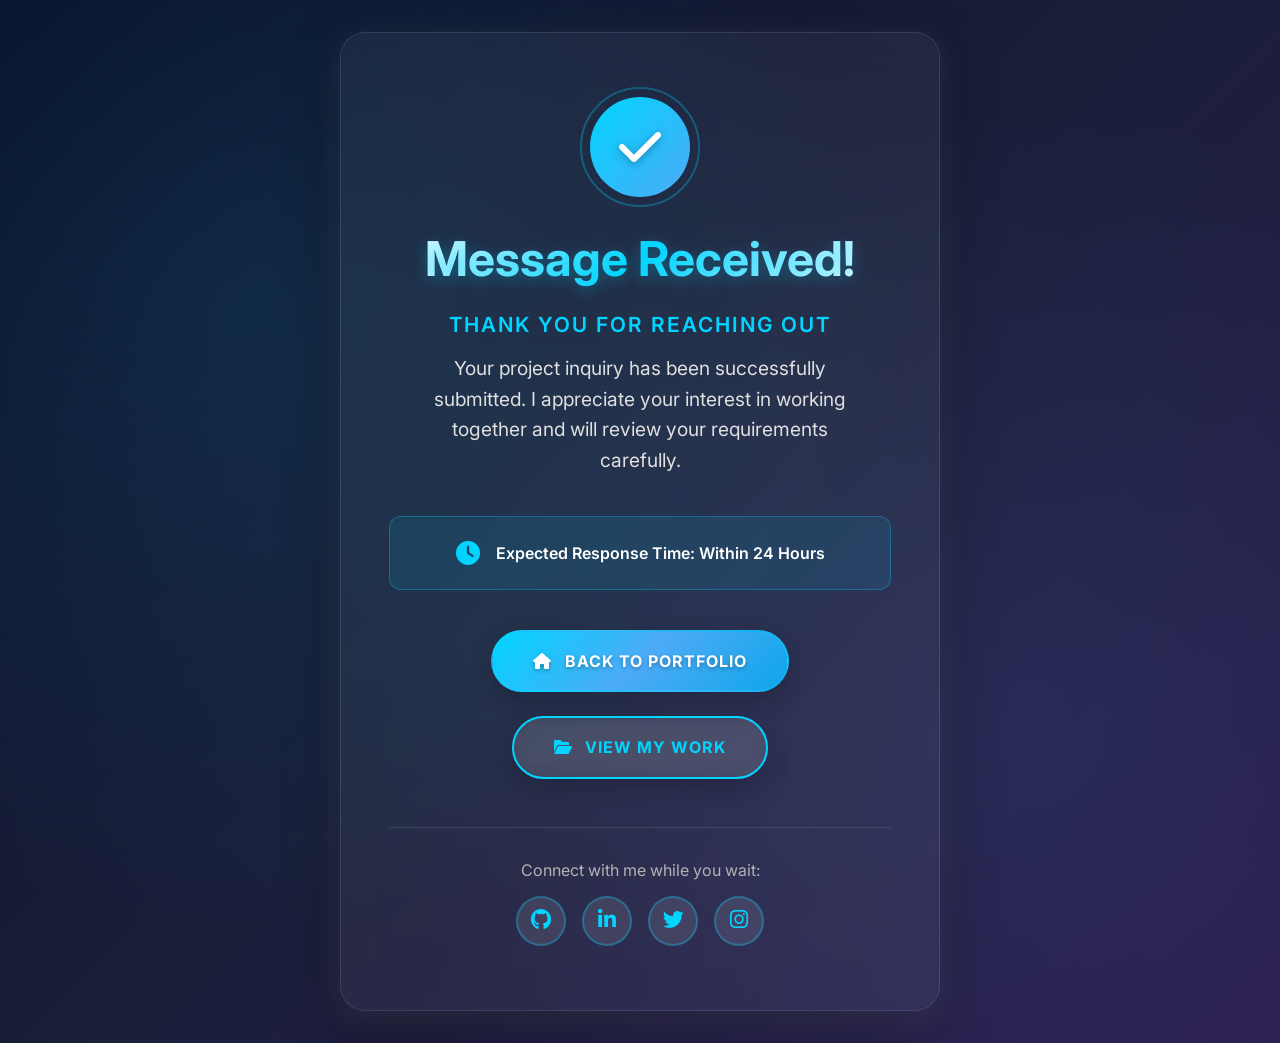
<file: thank-you.html>
<!DOCTYPE html>
<html lang="en">
<head>
    <meta charset="UTF-8">
    <meta name="viewport" content="width=device-width, initial-scale=1.0">
    <title>Thank You - Subash Muthu B | Professional Web Developer</title>
    <link href="https://fonts.googleapis.com/css2?family=Inter:wght@300;400;500;600;700;800&family=Poppins:wght@300;400;500;600;700&display=swap" rel="stylesheet">
    <link rel="stylesheet" href="https://cdnjs.cloudflare.com/ajax/libs/font-awesome/6.0.0/css/all.min.css">
    <style>
        * {
            margin: 0;
            padding: 0;
            box-sizing: border-box;
        }
        
        body {
            font-family: 'Inter', 'Poppins', -apple-system, BlinkMacSystemFont, 'Segoe UI', Roboto, sans-serif;
            background: linear-gradient(135deg, #0a0e27 0%, #1a1f3a 50%, #2d1b4e 100%);
            min-height: 100vh;
            display: flex;
            align-items: center;
            justify-content: center;
            color: #ffffff;
            position: relative;
            overflow: hidden;
        }
        
        body::before {
            content: '';
            position: absolute;
            top: 0;
            left: 0;
            right: 0;
            bottom: 0;
            background: radial-gradient(circle at 20% 30%, rgba(0, 212, 255, 0.1) 0%, transparent 50%),
                        radial-gradient(circle at 80% 70%, rgba(77, 171, 247, 0.1) 0%, transparent 50%);
            pointer-events: none;
        }
        
        .container {
            text-align: center;
            padding: 4rem 3rem;
            background: rgba(255, 255, 255, 0.05);
            backdrop-filter: blur(20px);
            border-radius: 25px;
            box-shadow: 0 20px 60px rgba(0, 0, 0, 0.3), 0 8px 32px rgba(255, 255, 255, 0.1);
            border: 1px solid rgba(255, 255, 255, 0.1);
            max-width: 600px;
            margin: 2rem;
            position: relative;
            z-index: 2;
            animation: fadeInUp 1s ease-out;
        }
        
        @keyframes fadeInUp {
            from {
                opacity: 0;
                transform: translateY(30px);
            }
            to {
                opacity: 1;
                transform: translateY(0);
            }
        }
        
        .success-icon {
            width: 100px;
            height: 100px;
            background: linear-gradient(135deg, #00d4ff 0%, #4dabf7 100%);
            border-radius: 50%;
            display: flex;
            align-items: center;
            justify-content: center;
            margin: 0 auto 2rem;
            position: relative;
            animation: successPulse 2s ease-in-out infinite;
        }
        
        .success-icon::before {
            content: '';
            position: absolute;
            top: -10px;
            left: -10px;
            right: -10px;
            bottom: -10px;
            border: 2px solid rgba(0, 212, 255, 0.3);
            border-radius: 50%;
            animation: successRing 2s ease-in-out infinite;
        }
        
        @keyframes successPulse {
            0%, 100% { transform: scale(1); }
            50% { transform: scale(1.05); }
        }
        
        @keyframes successRing {
            0%, 100% { 
                opacity: 1;
                transform: scale(1);
            }
            50% { 
                opacity: 0.5;
                transform: scale(1.1);
            }
        }
        
        .success-icon i {
            font-size: 3rem;
            color: #ffffff;
            text-shadow: 0 2px 8px rgba(0, 0, 0, 0.3);
        }
        
        h1 {
            margin-bottom: 1.5rem;
            font-size: 3rem;
            font-weight: 700;
            background: linear-gradient(135deg, #ffffff 0%, #00d4ff 50%, #ffffff 100%);
            -webkit-background-clip: text;
            -webkit-text-fill-color: transparent;
            background-clip: text;
            text-shadow: 0 4px 15px rgba(0, 212, 255, 0.3);
        }
        
        .subtitle {
            font-size: 1.3rem;
            color: #00d4ff;
            font-weight: 600;
            margin-bottom: 1rem;
            text-transform: uppercase;
            letter-spacing: 2px;
        }
        
        .message {
            margin-bottom: 2.5rem;
            font-size: 1.2rem;
            line-height: 1.6;
            color: #e0e0e0;
            max-width: 450px;
            margin-left: auto;
            margin-right: auto;
        }
        
        .response-time {
            background: rgba(0, 212, 255, 0.1);
            border: 1px solid rgba(0, 212, 255, 0.3);
            border-radius: 12px;
            padding: 1.5rem;
            margin: 2rem 0;
            display: flex;
            align-items: center;
            justify-content: center;
            gap: 1rem;
        }
        
        .response-time i {
            color: #00d4ff;
            font-size: 1.5rem;
        }
        
        .response-time span {
            color: #ffffff;
            font-weight: 600;
        }
        
        .action-buttons {
            display: flex;
            gap: 1.5rem;
            justify-content: center;
            flex-wrap: wrap;
            margin-top: 2.5rem;
        }
        
        .btn {
            padding: 1.2rem 2.5rem;
            text-decoration: none;
            border-radius: 50px;
            transition: all 0.4s cubic-bezier(0.25, 0.46, 0.45, 0.94);
            font-weight: 700;
            font-family: 'Inter', sans-serif;
            font-size: 1rem;
            display: inline-flex;
            align-items: center;
            gap: 0.8rem;
            text-transform: uppercase;
            letter-spacing: 1px;
            position: relative;
            overflow: hidden;
            min-width: 180px;
            justify-content: center;
            box-shadow: 0 8px 25px rgba(0, 0, 0, 0.2);
        }
        
        .btn::before {
            content: '';
            position: absolute;
            top: 0;
            left: -100%;
            width: 100%;
            height: 100%;
            background: linear-gradient(90deg, transparent, rgba(255, 255, 255, 0.3), transparent);
            transition: left 0.6s ease;
            z-index: 1;
        }
        
        .btn:hover::before {
            left: 100%;
        }
        
        .btn span {
            position: relative;
            z-index: 2;
        }
        
        .btn i {
            position: relative;
            z-index: 2;
            transition: transform 0.3s ease;
        }
        
        .btn:hover i {
            transform: scale(1.1);
        }
        
        .btn-primary {
            background: linear-gradient(135deg, #00d4ff 0%, #4dabf7 50%, #0ea5e9 100%);
            color: #ffffff;
            border: 2px solid rgba(0, 212, 255, 0.3);
            text-shadow: 0 2px 4px rgba(0, 0, 0, 0.3);
        }
        
        .btn-primary:hover {
            background: linear-gradient(135deg, #0ea5e9 0%, #0284c7 50%, #0369a1 100%);
            transform: translateY(-5px);
            box-shadow: 0 15px 40px rgba(0, 212, 255, 0.5);
            color: #ffffff;
        }
        
        .btn-secondary {
            background: rgba(255, 255, 255, 0.1);
            color: #00d4ff;
            border: 2px solid #00d4ff;
            backdrop-filter: blur(10px);
        }
        
        .btn-secondary:hover {
            background: #00d4ff;
            color: #000000;
            transform: translateY(-5px);
            box-shadow: 0 15px 40px rgba(0, 212, 255, 0.4);
            border-color: #00d4ff;
        }
        
        .social-links {
            margin-top: 3rem;
            padding-top: 2rem;
            border-top: 1px solid rgba(255, 255, 255, 0.1);
        }
        
        .social-links p {
            color: #b3b3b3;
            margin-bottom: 1rem;
            font-size: 1rem;
        }
        
        .social-icons {
            display: flex;
            gap: 1rem;
            justify-content: center;
        }
        
        .social-link {
            width: 50px;
            height: 50px;
            background: rgba(255, 255, 255, 0.1);
            border: 2px solid rgba(0, 212, 255, 0.3);
            border-radius: 50%;
            display: flex;
            align-items: center;
            justify-content: center;
            color: #00d4ff;
            text-decoration: none;
            font-size: 1.3rem;
            transition: all 0.3s ease;
        }
        
        .social-link:hover {
            background: #00d4ff;
            color: #000000;
            transform: translateY(-5px) rotate(360deg);
            box-shadow: 0 10px 25px rgba(0, 212, 255, 0.5);
            border-color: #00d4ff;
        }
        
        @media (max-width: 768px) {
            .container {
                margin: 1rem;
                padding: 2.5rem 1.5rem;
            }
            
            h1 {
                font-size: 2.2rem;
            }
            
            .subtitle {
                font-size: 1.1rem;
            }
            
            .message {
                font-size: 1.1rem;
            }
            
            .action-buttons {
                flex-direction: column;
                align-items: center;
            }
            
            .btn {
                min-width: 250px;
            }
            
            .response-time {
                flex-direction: column;
                text-align: center;
                gap: 0.5rem;
            }
        }
    </style>
</head>
<body>
    <div class="container">
        <div class="success-icon">
            <i class="fas fa-check"></i>
        </div>
        <h1>Message Received!</h1>
        <p class="subtitle">Thank You for Reaching Out</p>
        <div class="message">
            <p>Your project inquiry has been successfully submitted. I appreciate your interest in working together and will review your requirements carefully.</p>
        </div>
        
        <div class="response-time">
            <i class="fas fa-clock"></i>
            <span>Expected Response Time: Within 24 Hours</span>
        </div>
        
        <div class="action-buttons">
            <a href="index.html" class="btn btn-primary">
                <i class="fas fa-home"></i>
                <span>Back to Portfolio</span>
            </a>
            <a href="index.html#work" class="btn btn-secondary">
                <i class="fas fa-folder-open"></i>
                <span>View My Work</span>
            </a>
        </div>
        
        <div class="social-links">
            <p>Connect with me while you wait:</p>
            <div class="social-icons">
                <a href="https://github.com/subashmuthub" target="_blank" class="social-link" aria-label="GitHub">
                    <i class="fab fa-github"></i>
                </a>
                <a href="https://www.linkedin.com/in/subash-muthu-b-8a5587349" target="_blank" class="social-link" aria-label="LinkedIn">
                    <i class="fab fa-linkedin-in"></i>
                </a>
                <a href="https://x.com/_subash13" target="_blank" class="social-link" aria-label="Twitter">
                    <i class="fab fa-twitter"></i>
                </a>
                <a href="https://www.instagram.com/_subash13._" target="_blank" class="social-link" aria-label="Instagram">
                    <i class="fab fa-instagram"></i>
                </a>
            </div>
        </div>
    </div>
</body>
</html>
</file>
